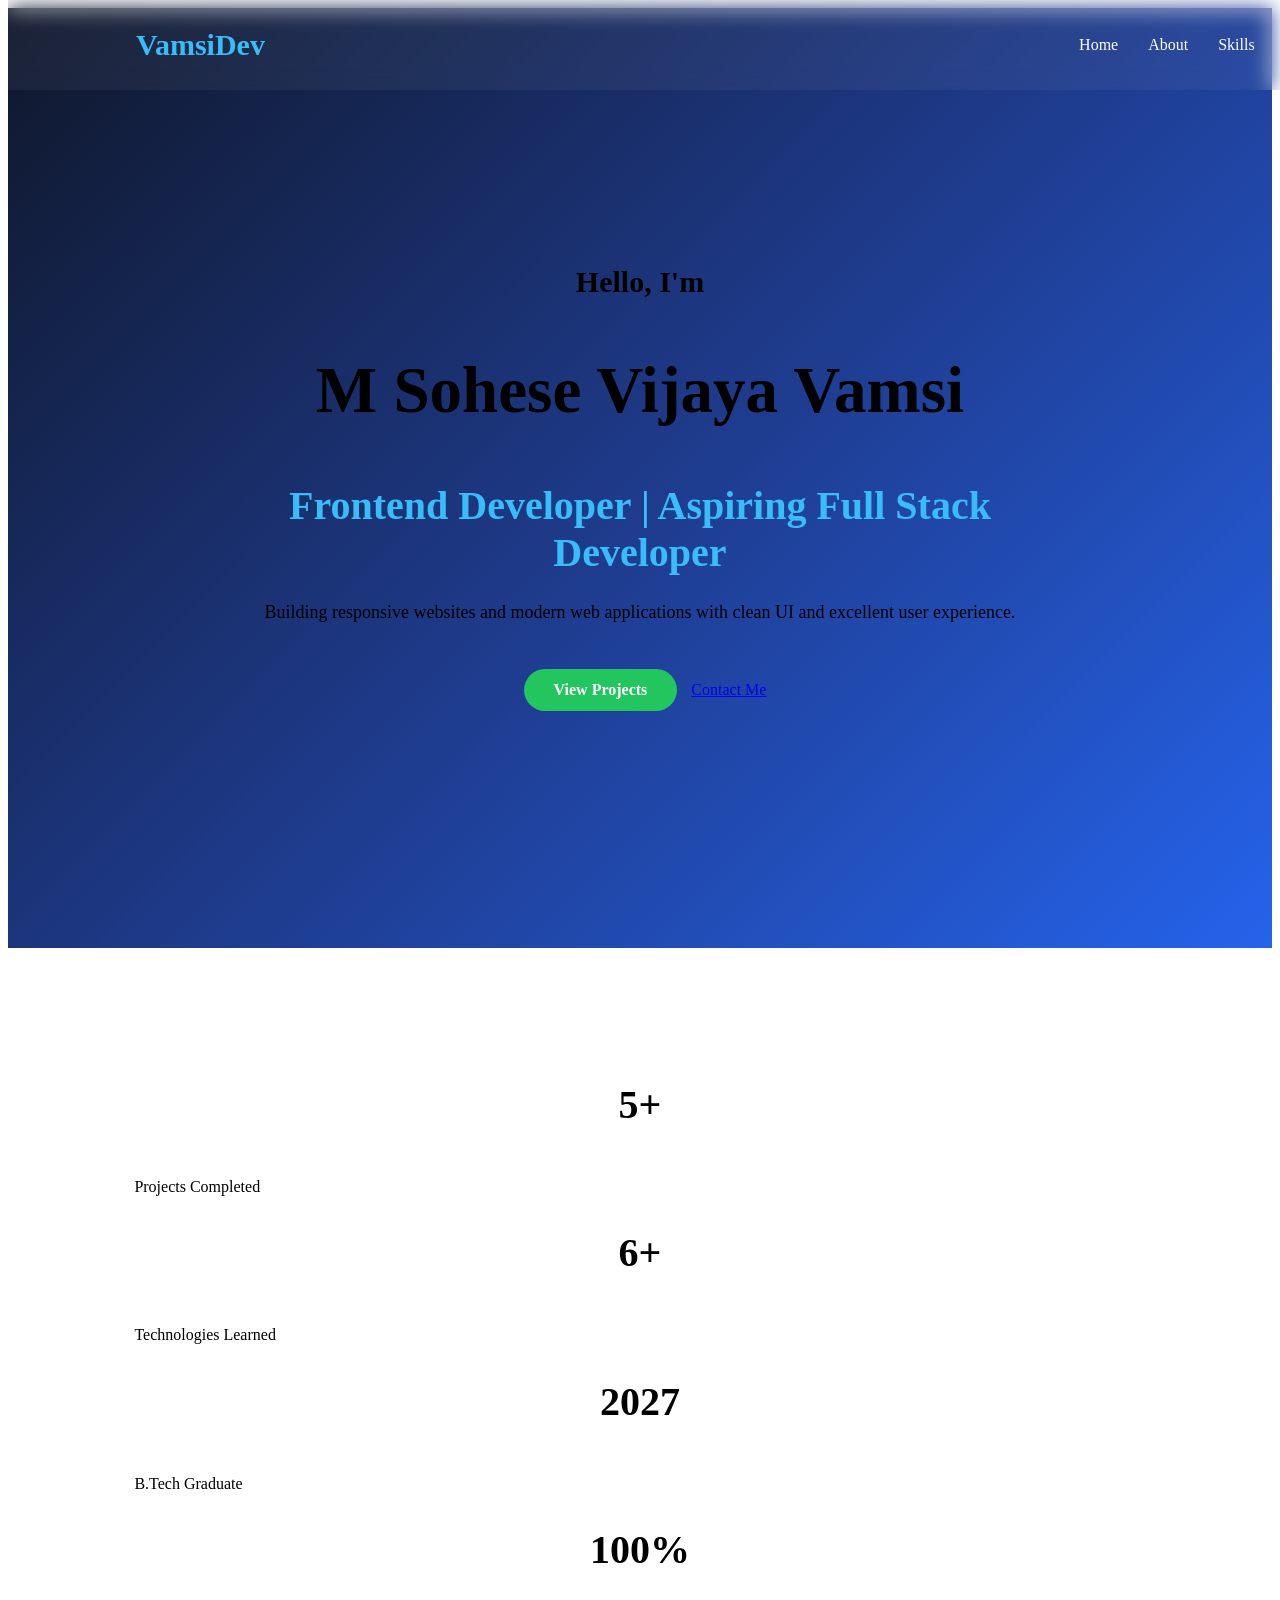
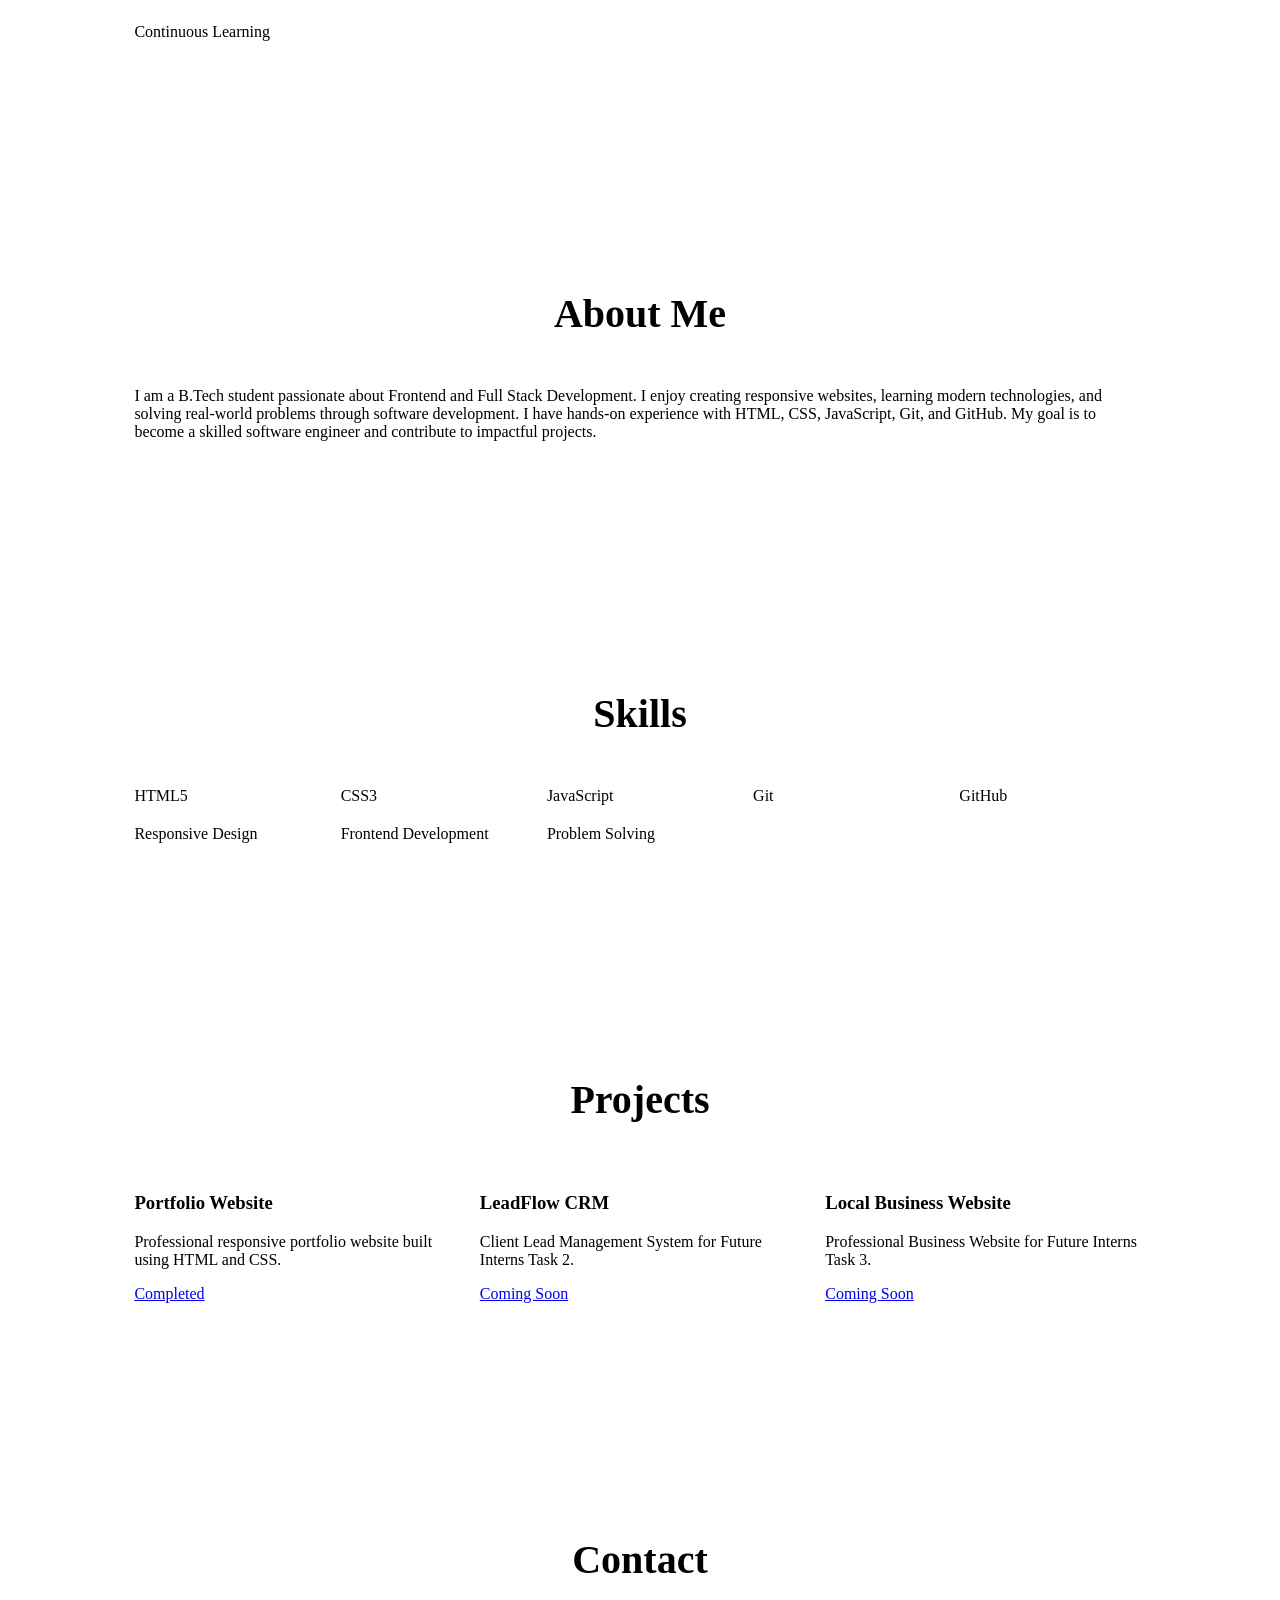
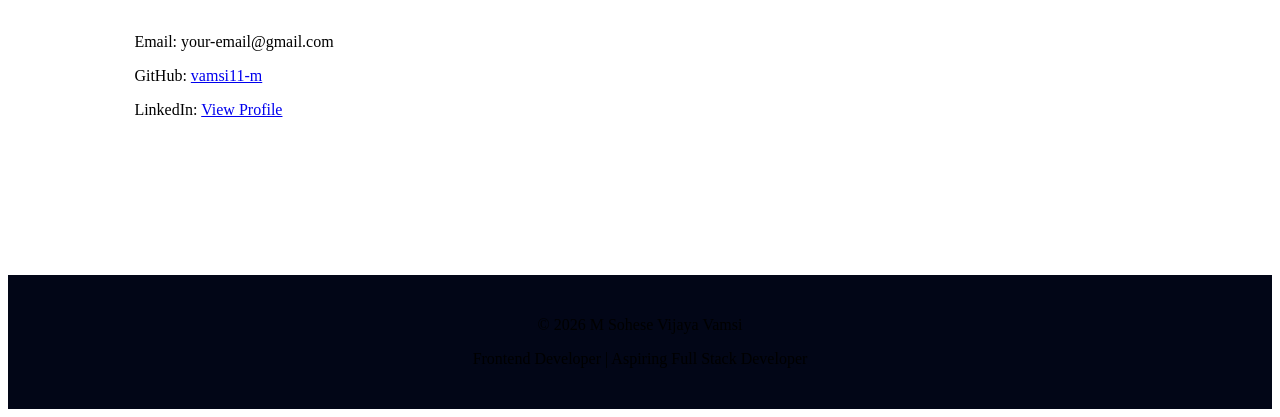
<file: Task-1-Portfolio/index.html>
<!DOCTYPE html>
<html lang="en">

<head>
<meta charset="UTF-8">
<meta name="viewport" content="width=device-width, initial-scale=1.0">
<title>Vamsi Portfolio</title>

<link rel="stylesheet" href="style.css">

<link href="https://fonts.googleapis.com/css2?family=Poppins:wght@300;400;500;600;700&display=swap" rel="stylesheet">

</head>

<body>

<nav>

<div class="logo">VamsiDev</div>

<ul>
<li><a href="#home">Home</a></li>
<li><a href="#about">About</a></li>
<li><a href="#skills">Skills</a></li>
<li><a href="#projects">Projects</a></li>
<li><a href="#contact">Contact</a></li>
</ul>

</nav>

<section class="hero" id="home">

<div class="hero-content">

<h3>Hello, I'm</h3>

<h1>M Sohese Vijaya Vamsi</h1>

<h2>Frontend Developer | Aspiring Full Stack Developer</h2>

<p>
Building responsive websites and modern web applications with clean UI and excellent user experience.
</p>

<div class="buttons">

<a href="#projects" class="btn">
View Projects
</a>

<a href="#contact" class="btn2">
Contact Me
</a>

</div>

</div>

</section>

<section class="stats">

<div class="stat-card">
<h2>5+</h2>
<p>Projects Completed</p>
</div>

<div class="stat-card">
<h2>6+</h2>
<p>Technologies Learned</p>
</div>

<div class="stat-card">
<h2>2027</h2>
<p>B.Tech Graduate</p>
</div>

<div class="stat-card">
<h2>100%</h2>
<p>Continuous Learning</p>
</div>

</section>

<section id="about">

<h2>About Me</h2>

<div class="card">

<p>
I am a B.Tech student passionate about Frontend and Full Stack Development. I enjoy creating responsive websites, learning modern technologies, and solving real-world problems through software development.

I have hands-on experience with HTML, CSS, JavaScript, Git, and GitHub. My goal is to become a skilled software engineer and contribute to impactful projects.
</p>

</div>

</section>

<section id="skills">

<h2>Skills</h2>

<div class="skills-grid">

<div class="skill">HTML5</div>
<div class="skill">CSS3</div>
<div class="skill">JavaScript</div>
<div class="skill">Git</div>
<div class="skill">GitHub</div>
<div class="skill">Responsive Design</div>
<div class="skill">Frontend Development</div>
<div class="skill">Problem Solving</div>

</div>

</section>

<section id="projects">

<h2>Projects</h2>

<div class="project-grid">

<div class="project">

<h3>Portfolio Website</h3>

<p>
Professional responsive portfolio website built using HTML and CSS.
</p>

<a href="#" class="project-btn">
Completed
</a>

</div>

<div class="project">

<h3>LeadFlow CRM</h3>

<p>
Client Lead Management System for Future Interns Task 2.
</p>

<a href="#" class="project-btn">
Coming Soon
</a>

</div>

<div class="project">

<h3>Local Business Website</h3>

<p>
Professional Business Website for Future Interns Task 3.
</p>

<a href="#" class="project-btn">
Coming Soon
</a>

</div>

</div>

</section>

<section id="contact">

<h2>Contact</h2>

<div class="card">

<p>Email: your-email@gmail.com</p>

<p>
GitHub:
<a href="https://github.com/vamsi11-m">
vamsi11-m
</a>
</p>

<p>
LinkedIn:
<a href="https://linkedin.com/in/mucharla-sohese-vijaya-vamsi-019b8837a">
View Profile
</a>
</p>

</div>

</section>

<footer>

<p>
© 2026 M Sohese Vijaya Vamsi
</p>

<p>
Frontend Developer | Aspiring Full Stack Developer
</p>

</footer>

</body>
</html>
</file>
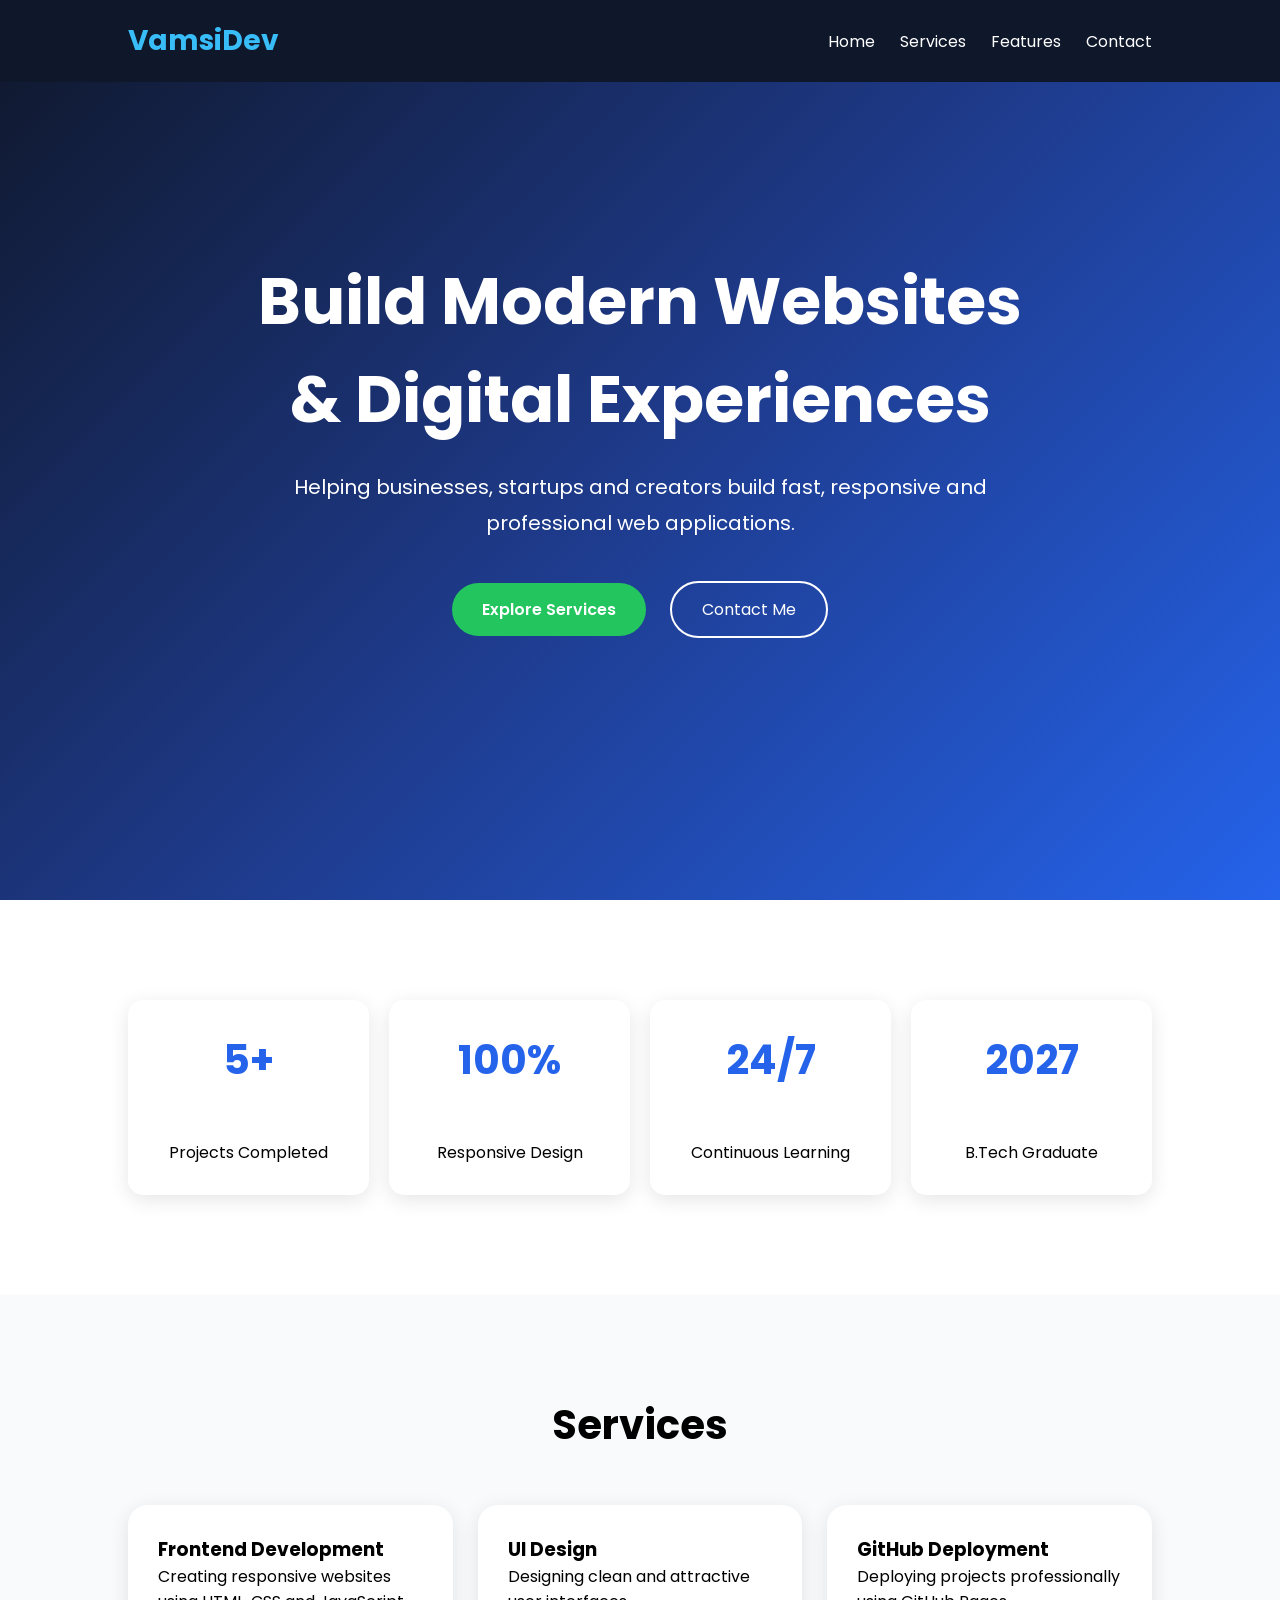
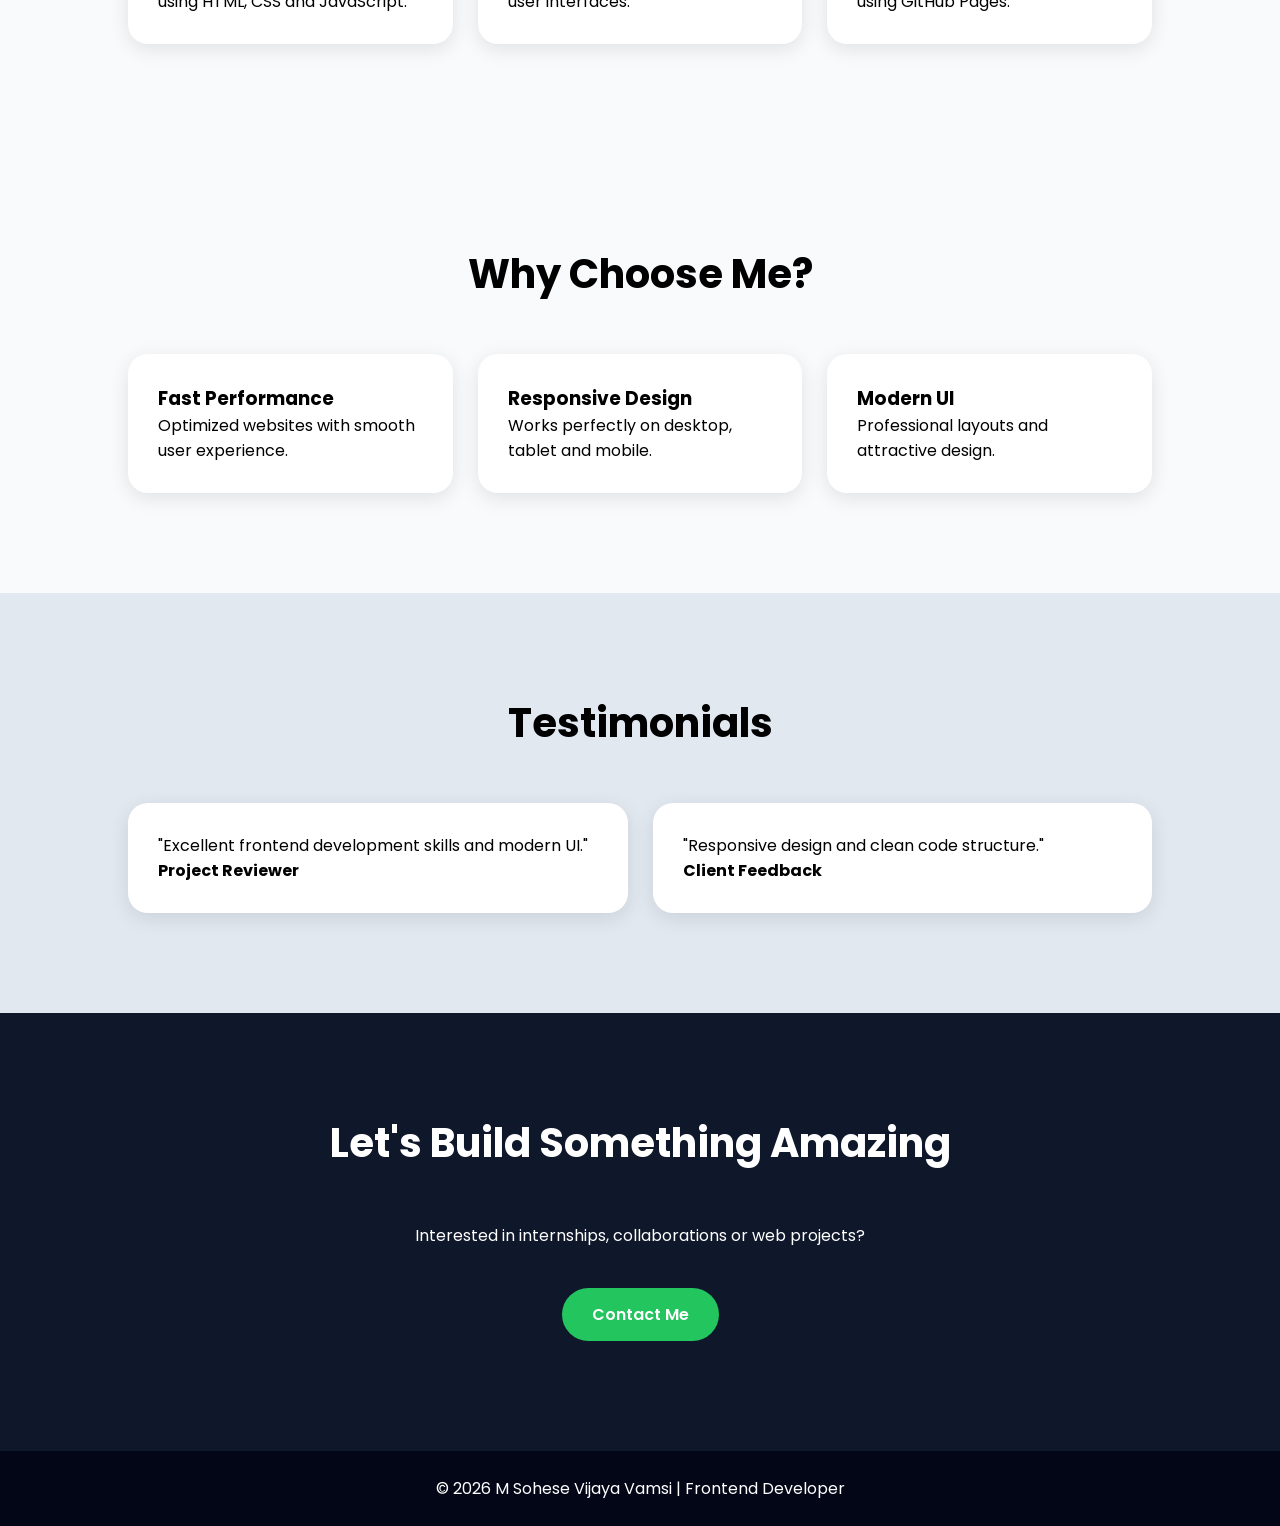
<file: Task-2-Landing-Page/index.html>
<!DOCTYPE html>
<html lang="en">

<head>
<meta charset="UTF-8">
<meta name="viewport" content="width=device-width, initial-scale=1.0">
<title>Digital Agency</title>

<link rel="stylesheet" href="style.css">

<link href="https://fonts.googleapis.com/css2?family=Poppins:wght@300;400;500;600;700&display=swap" rel="stylesheet">
</head>

<body>

<nav>

<div class="logo">VamsiDev</div>

<ul>

<li><a href="#home">Home</a></li>
<li><a href="#services">Services</a></li>
<li><a href="#features">Features</a></li>
<li><a href="#contact">Contact</a></li>

</ul>

</nav>

<section class="hero" id="home">

<div class="hero-content">

<h1>
Build Modern Websites &
Digital Experiences
</h1>

<p>
Helping businesses, startups and creators build
fast, responsive and professional web applications.
</p>

<div class="hero-buttons">

<a href="#services" class="btn">
Explore Services
</a>

<a href="#contact" class="btn-outline">
Contact Me
</a>

</div>

</div>

</section>

<section class="stats">

<div class="stat-box">
<h2>5+</h2>
<p>Projects Completed</p>
</div>

<div class="stat-box">
<h2>100%</h2>
<p>Responsive Design</p>
</div>

<div class="stat-box">
<h2>24/7</h2>
<p>Continuous Learning</p>
</div>

<div class="stat-box">
<h2>2027</h2>
<p>B.Tech Graduate</p>
</div>

</section>

<section id="services">

<h2>Services</h2>

<div class="cards">

<div class="card">
<h3>Frontend Development</h3>
<p>
Creating responsive websites using HTML, CSS and JavaScript.
</p>
</div>

<div class="card">
<h3>UI Design</h3>
<p>
Designing clean and attractive user interfaces.
</p>
</div>

<div class="card">
<h3>GitHub Deployment</h3>
<p>
Deploying projects professionally using GitHub Pages.
</p>
</div>

</div>

</section>

<section id="features">

<h2>Why Choose Me?</h2>

<div class="cards">

<div class="card">
<h3>Fast Performance</h3>
<p>
Optimized websites with smooth user experience.
</p>
</div>

<div class="card">
<h3>Responsive Design</h3>
<p>
Works perfectly on desktop, tablet and mobile.
</p>
</div>

<div class="card">
<h3>Modern UI</h3>
<p>
Professional layouts and attractive design.
</p>
</div>

</div>

</section>

<section class="testimonials">

<h2>Testimonials</h2>

<div class="cards">

<div class="card">
<p>
"Excellent frontend development skills and modern UI."
</p>

<h4>Project Reviewer</h4>
</div>

<div class="card">
<p>
"Responsive design and clean code structure."
</p>

<h4>Client Feedback</h4>
</div>

</div>

</section>

<section id="contact" class="contact">

<h2>Let's Build Something Amazing</h2>

<p>
Interested in internships, collaborations or web projects?
</p>

<a href="mailto:yourmail@gmail.com" class="btn">
Contact Me
</a>

</section>

<footer>

<p>
© 2026 M Sohese Vijaya Vamsi | Frontend Developer
</p>

</footer>

</body>
</html>
</file>
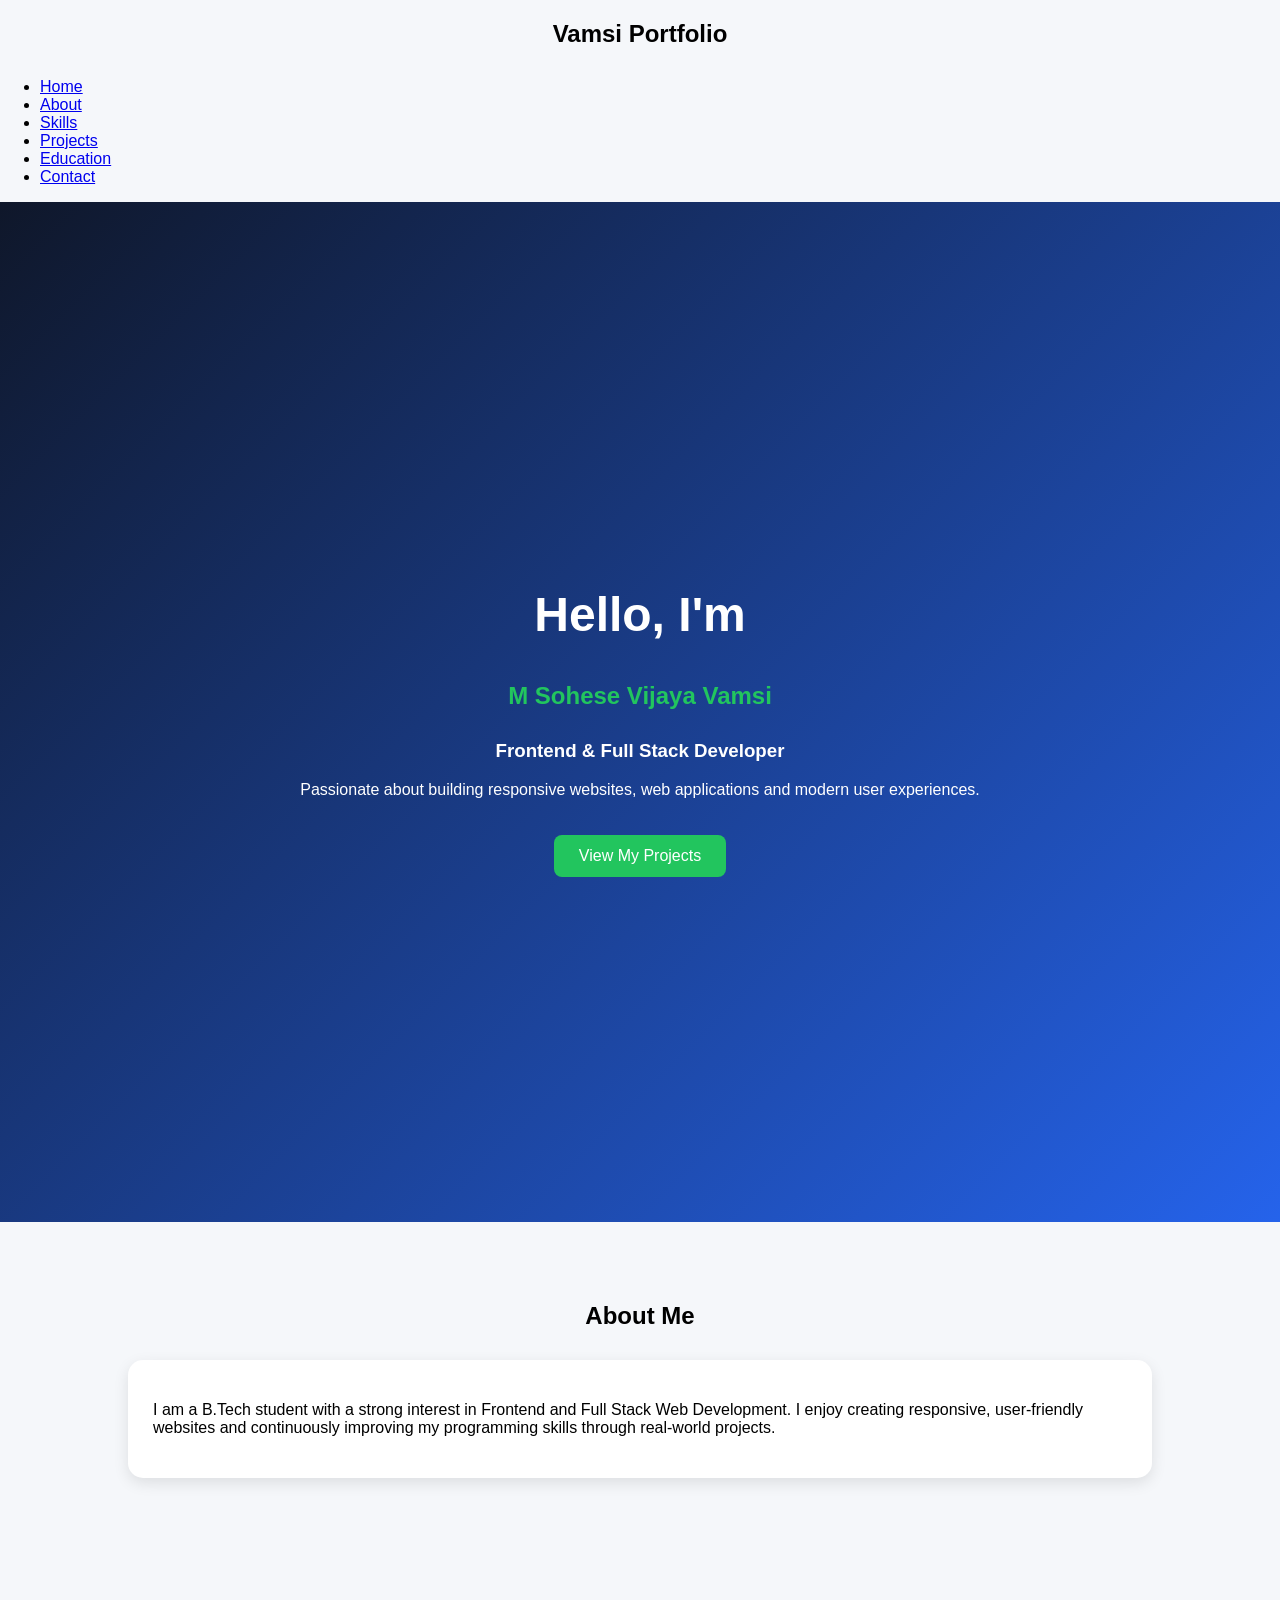
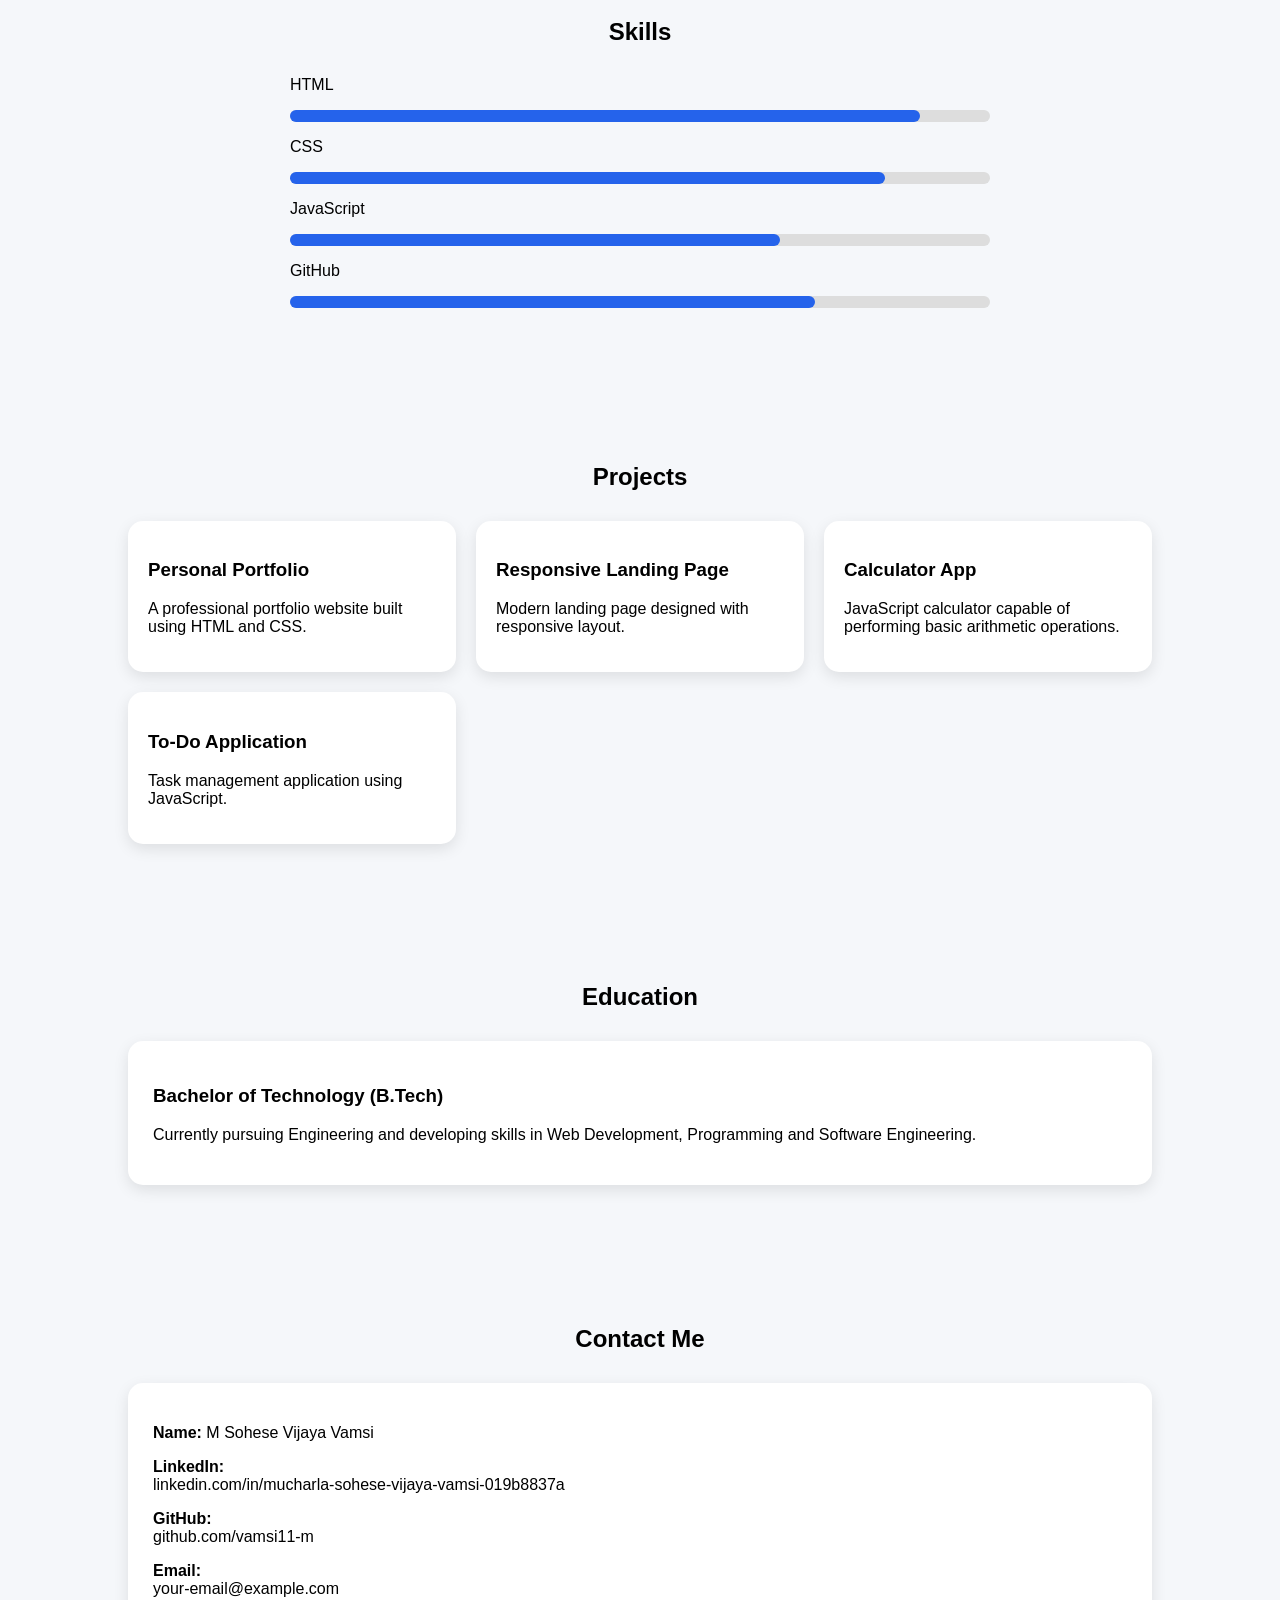
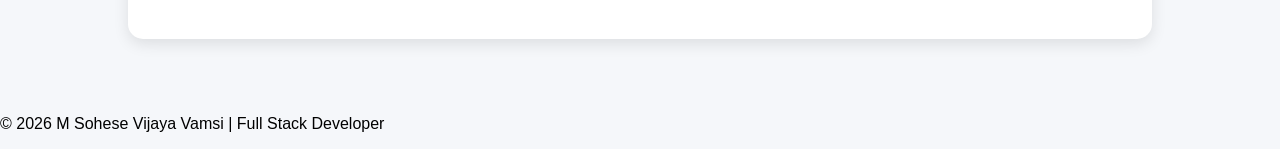
<file: Task-1-Portfolio/Task-1-Portfolio/index.html>
<!DOCTYPE html>
<html lang="en">
<head>
    <meta charset="UTF-8">
    <meta name="viewport" content="width=device-width, initial-scale=1.0">
    <title>Vamsi Portfolio</title>
    <link rel="stylesheet" href="style.css">
</head>
<body>

    <!-- Navbar -->
    <header>
        <nav>
            <h2 class="logo">Vamsi Portfolio</h2>

            <ul>
                <li><a href="#home">Home</a></li>
                <li><a href="#about">About</a></li>
                <li><a href="#skills">Skills</a></li>
                <li><a href="#projects">Projects</a></li>
                <li><a href="#education">Education</a></li>
                <li><a href="#contact">Contact</a></li>
            </ul>
        </nav>
    </header>

    <!-- Hero Section -->
    <section id="home" class="hero">

        <div class="hero-content">

            <h1>Hello, I'm</h1>

            <h2>M Sohese Vijaya Vamsi</h2>

            <h3>Frontend & Full Stack Developer</h3>

            <p>
                Passionate about building responsive websites,
                web applications and modern user experiences.
            </p>

            <a href="#projects" class="btn">
                View My Projects
            </a>

        </div>

    </section>

    <!-- About Section -->
    <section id="about">

        <h2 class="section-title">About Me</h2>

        <div class="card">

            <p>
                I am a B.Tech student with a strong interest in Frontend and
                Full Stack Web Development. I enjoy creating responsive,
                user-friendly websites and continuously improving my
                programming skills through real-world projects.
            </p>

        </div>

    </section>

    <!-- Skills Section -->
    <section id="skills">

        <h2 class="section-title">Skills</h2>

        <div class="skill-box">

            <p>HTML</p>
            <div class="bar">
                <span class="html"></span>
            </div>

            <p>CSS</p>
            <div class="bar">
                <span class="css"></span>
            </div>

            <p>JavaScript</p>
            <div class="bar">
                <span class="js"></span>
            </div>

            <p>GitHub</p>
            <div class="bar">
                <span class="git"></span>
            </div>

        </div>

    </section>

    <!-- Projects Section -->
    <section id="projects">

        <h2 class="section-title">Projects</h2>

        <div class="projects">

            <div class="project-card">
                <h3>Personal Portfolio</h3>
                <p>
                    A professional portfolio website built using
                    HTML and CSS.
                </p>
            </div>

            <div class="project-card">
                <h3>Responsive Landing Page</h3>
                <p>
                    Modern landing page designed with responsive layout.
                </p>
            </div>

            <div class="project-card">
                <h3>Calculator App</h3>
                <p>
                    JavaScript calculator capable of performing
                    basic arithmetic operations.
                </p>
            </div>

            <div class="project-card">
                <h3>To-Do Application</h3>
                <p>
                    Task management application using JavaScript.
                </p>
            </div>

        </div>

    </section>

    <!-- Education Section -->
    <section id="education">

        <h2 class="section-title">Education</h2>

        <div class="card">

            <h3>Bachelor of Technology (B.Tech)</h3>

            <p>
                Currently pursuing Engineering and developing skills in
                Web Development, Programming and Software Engineering.
            </p>

        </div>

    </section>

    <!-- Contact Section -->
    <section id="contact">

        <h2 class="section-title">Contact Me</h2>

        <div class="card">

            <p><strong>Name:</strong> M Sohese Vijaya Vamsi</p>

            <p>
                <strong>LinkedIn:</strong><br>
                linkedin.com/in/mucharla-sohese-vijaya-vamsi-019b8837a
            </p>

            <p>
                <strong>GitHub:</strong><br>
                github.com/vamsi11-m
            </p>

            <p>
                <strong>Email:</strong><br>
                your-email@example.com
            </p>

        </div>

    </section>

    <!-- Footer -->
    <footer>

        <p>
            © 2026 M Sohese Vijaya Vamsi | Full Stack Developer
        </p>

    </footer>

</body>
                                   </html>
</file>
<file: Task-1-Portfolio/style.css>
margin:0;
padding:0;
box-sizing:border-box;
font-family:'Poppins',sans-serif;
scroll-behavior:smooth;
}

body{
background:#0f172a;
color:white;
}

/* NAVBAR */

nav{
display:flex;
justify-content:space-between;
align-items:center;
padding:20px 10%;
background:rgba(255,255,255,0.05);
backdrop-filter:blur(10px);
position:fixed;
width:100%;
top:0;
z-index:1000;
}

.logo{
font-size:30px;
font-weight:700;
color:#38bdf8;
}

nav ul{
display:flex;
list-style:none;
gap:30px;
}

nav a{
text-decoration:none;
color:white;
transition:0.3s;
}

nav a:hover{
color:#38bdf8;
}

/* HERO */

.hero{
height:100vh;
display:flex;
justify-content:center;
align-items:center;
text-align:center;
padding:20px;
background:linear-gradient(
135deg,
#0f172a,
#1e3a8a,
#2563eb
);
}

.hero-content{
max-width:800px;
}

.hero h3{
font-size:30px;
margin-bottom:10px;
}

.hero h1{
font-size:65px;
font-weight:700;
}

.hero h2{
color:#38bdf8;
margin:15px 0;
}

.hero p{
margin-top:20px;
font-size:18px;
line-height:1.8;
}

.buttons{
margin-top:30px;
}

.btn{
display:inline-block;
padding:12px 30px;
background:#22c55e;
color:white;
text-decoration:none;
border-radius:50px;
margin:10px;
font-weight:600;
transition:.3s;
}

.btn:hover{
transform:translateY(-5px);
}

.btn-outline{
background:transparent;
border:2px solid white;
}

/* SECTIONS */

section{
padding:100px 10%;
}

section h2{
text-align:center;
font-size:40px;
margin-bottom:50px;
}

/* ABOUT */

.about-card{
background:rgba(255,255,255,0.08);
padding:40px;
border-radius:20px;
backdrop-filter:blur(10px);
line-height:1.8;
}

/* SKILLS */

.skills-grid{
display:grid;
grid-template-columns:repeat(auto-fit,minmax(180px,1fr));
gap:20px;
}

.skill-card{
background:#1e293b;
padding:25px;
text-align:center;
border-radius:15px;
transition:.3s;
font-weight:600;
}

.skill-card:hover{
transform:translateY(-10px);
background:#2563eb;
}

/* PROJECTS */

.project-grid{
display:grid;
grid-template-columns:repeat(auto-fit,minmax(280px,1fr));
gap:25px;
}

.project-card{
background:#1e293b;
padding:30px;
border-radius:20px;
transition:.3s;
}

.project-card:hover{
transform:translateY(-10px);
}

.project-card h3{
margin-bottom:15px;
color:#38bdf8;
}

/* CONTACT */

.contact-card{
background:#1e293b;
padding:40px;
border-radius:20px;
text-align:center;
}

.contact-card p{
margin:15px 0;
}

.contact-card a{
color:#38bdf8;
text-decoration:none;
}

/* FOOTER */

footer{
background:#020617;
text-align:center;
padding:25px;
margin-top:40px;
}

/* MOBILE */

@media(max-width:768px){

.hero h1{
font-size:42px;
}

.hero h3{
font-size:24px;
}

.hero h2{
font-size:22px;
}

nav{
flex-direction:column;
gap:15px;
}

nav ul{
gap:15px;
flex-wrap:wrap;
justify-content:center;
}

section h2{
font-size:32px;
}

}
</file>
<file: Task-2-Landing-Page/style.css>
*{
margin:0;
padding:0;
box-sizing:border-box;
font-family:'Poppins',sans-serif;
scroll-behavior:smooth;
}

body{
background:#f8fafc;
}

/* Navbar */

nav{
position:fixed;
width:100%;
top:0;
background:#0f172a;
padding:20px 10%;
display:flex;
justify-content:space-between;
align-items:center;
z-index:1000;
}

.logo{
color:#38bdf8;
font-size:28px;
font-weight:700;
}

nav ul{
display:flex;
list-style:none;
gap:25px;
}

nav a{
color:white;
text-decoration:none;
transition:.3s;
}

nav a:hover{
color:#38bdf8;
}

/* Hero */

.hero{
height:100vh;
background:linear-gradient(
135deg,
#0f172a,
#1e3a8a,
#2563eb
);
display:flex;
justify-content:center;
align-items:center;
text-align:center;
padding:20px;
color:white;
}

.hero-content{
max-width:800px;
}

.hero h1{
font-size:65px;
margin-bottom:20px;
}

.hero p{
font-size:20px;
line-height:1.8;
margin-bottom:30px;
}

.hero-buttons{
margin-top:20px;
}

.btn{
display:inline-block;
padding:14px 30px;
background:#22c55e;
color:white;
text-decoration:none;
border-radius:50px;
margin:10px;
font-weight:600;
transition:.3s;
}

.btn:hover{
transform:translateY(-5px);
}

.btn-outline{
display:inline-block;
padding:14px 30px;
border:2px solid white;
color:white;
text-decoration:none;
border-radius:50px;
margin:10px;
}

/* Sections */

section{
padding:100px 10%;
}

section h2{
text-align:center;
font-size:40px;
margin-bottom:50px;
}

/* Stats */

.stats{
display:grid;
grid-template-columns:repeat(auto-fit,minmax(200px,1fr));
gap:20px;
background:white;
}

.stat-box{
text-align:center;
padding:30px;
background:#fff;
border-radius:15px;
box-shadow:0 5px 20px rgba(0,0,0,.1);
}

.stat-box h2{
color:#2563eb;
font-size:40px;
}

/* Cards */

.cards{
display:grid;
grid-template-columns:repeat(auto-fit,minmax(280px,1fr));
gap:25px;
}

.card{
background:white;
padding:30px;
border-radius:20px;
box-shadow:0 5px 20px rgba(0,0,0,.1);
transition:.3s;
}

.card:hover{
transform:translateY(-10px);
}

/* Testimonials */

.testimonials{
background:#e2e8f0;
}

/* Contact */

.contact{
background:#0f172a;
color:white;
text-align:center;
}

.contact p{
margin-bottom:30px;
}

/* Footer */

footer{
background:#020617;
color:white;
text-align:center;
padding:25px;
}

/* Mobile */

@media(max-width:768px){

.hero h1{
font-size:42px;
}

.hero p{
font-size:16px;
}

nav{
flex-direction:column;
gap:15px;
}

nav ul{
flex-wrap:wrap;
justify-content:center;
}

section h2{
font-size:32px;
}

}
</file>
<file: Task-1-Portfolio/Task-1-Portfolio/style.css>
body{
    margin:0;
    font-family:Arial,sans-serif;
    background:#f5f7fa;
}

.hero{
    height:100vh;
    background:linear-gradient(135deg,#0f172a,#2563eb);
    color:white;
    display:flex;
    justify-content:center;
    align-items:center;
    text-align:center;
}

.hero h1{
    font-size:3rem;
}

.hero h2{
    color:#22c55e;
}

.btn{
    display:inline-block;
    margin-top:20px;
    padding:12px 25px;
    background:#22c55e;
    color:white;
    text-decoration:none;
    border-radius:8px;
}

section{
    padding:60px 10%;
}

h2{
    text-align:center;
    margin-bottom:30px;
}

.card{
    background:white;
    padding:25px;
    border-radius:15px;
    box-shadow:0 5px 15px rgba(0,0,0,0.1);
}

.skill-box{
    max-width:700px;
    margin:auto;
}

.bar{
    width:100%;
    height:12px;
    background:#ddd;
    border-radius:20px;
    margin-bottom:15px;
}

.bar span{
    display:block;
    height:100%;
    border-radius:20px;
    background:#2563eb;
}

.html{width:90%;}
.css{width:85%;}
.js{width:70%;}
.git{width:75%;}

.projects{
    display:grid;
    grid-template-columns:repeat(auto-fit,minmax(250px,1fr));
    gap:20px;
}

.project-card{
    background:white;
    padding:20px;
    border-radius:15px;
    box-shadow:0 5px 15px rgba(0,0,0,0.1);
    transition:.3s;
}

.project-card:hover{
    transform:translateY(-8px);
}
</file>
